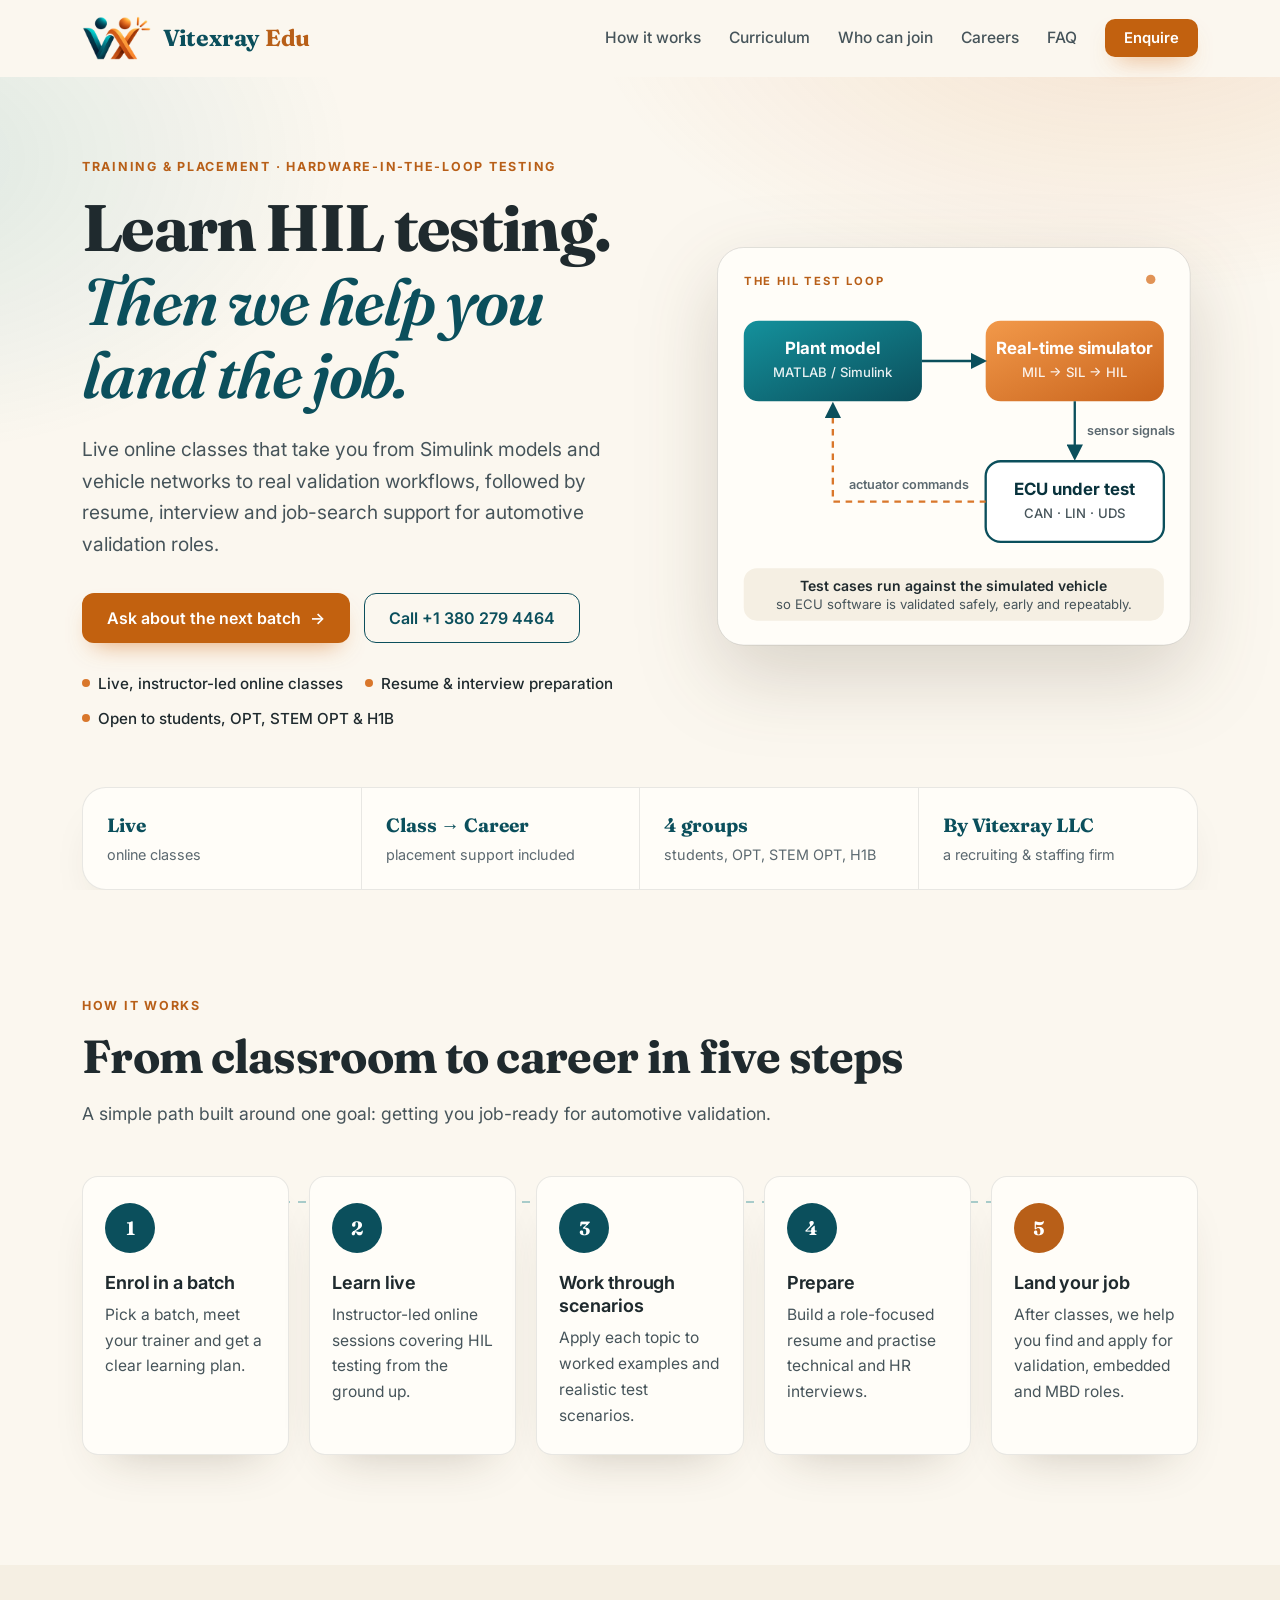
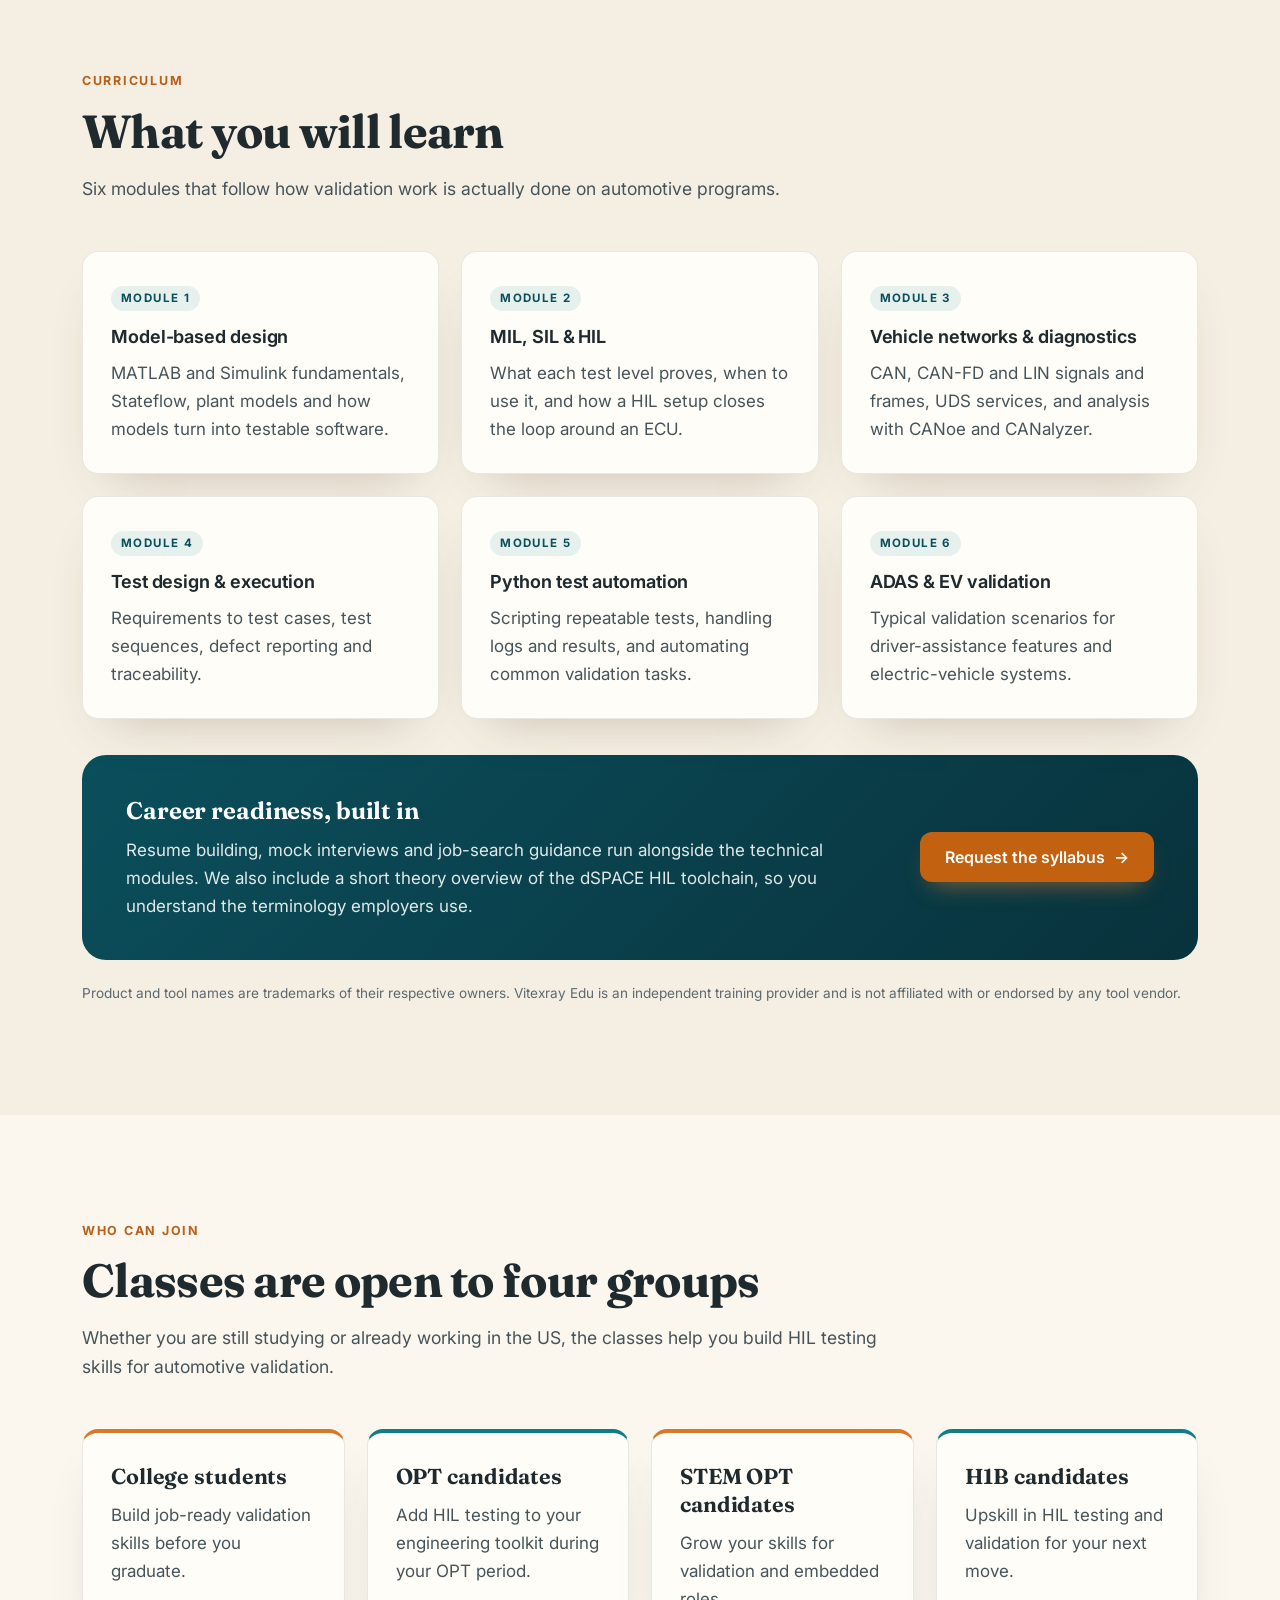
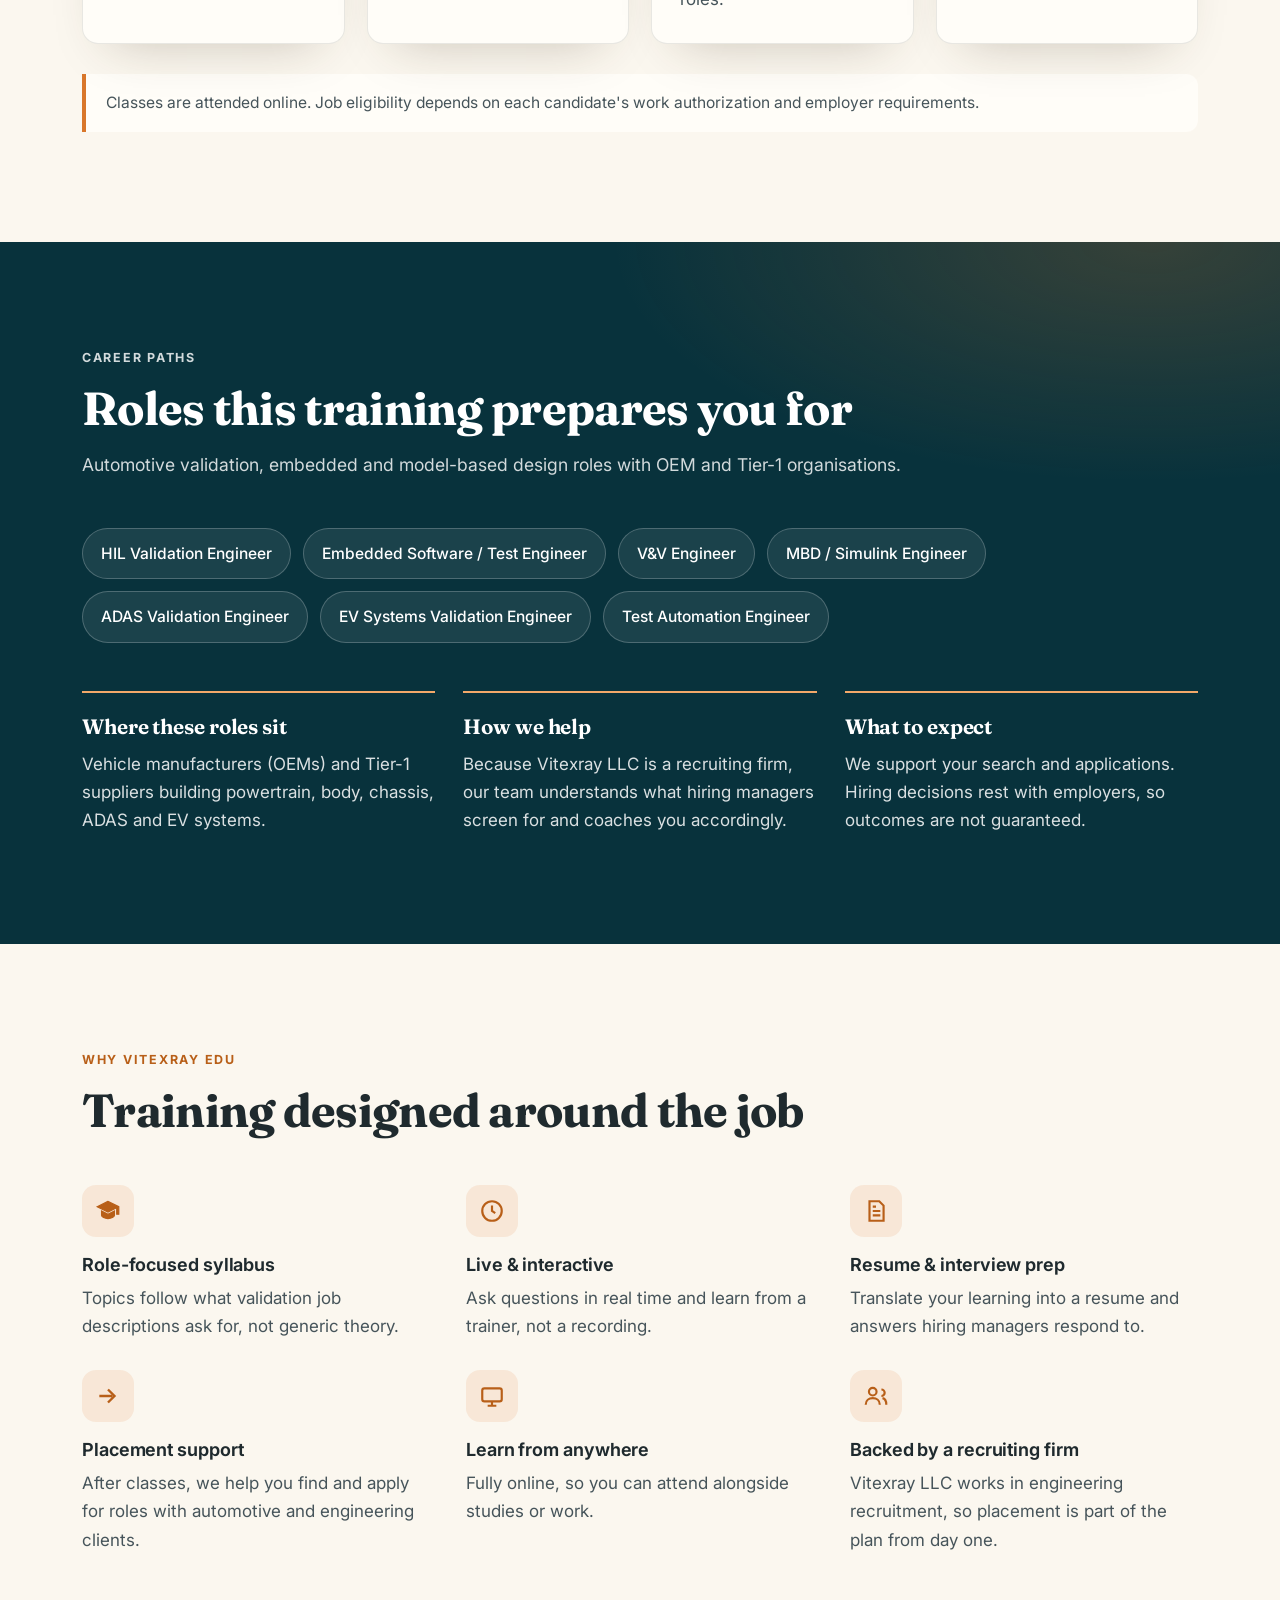
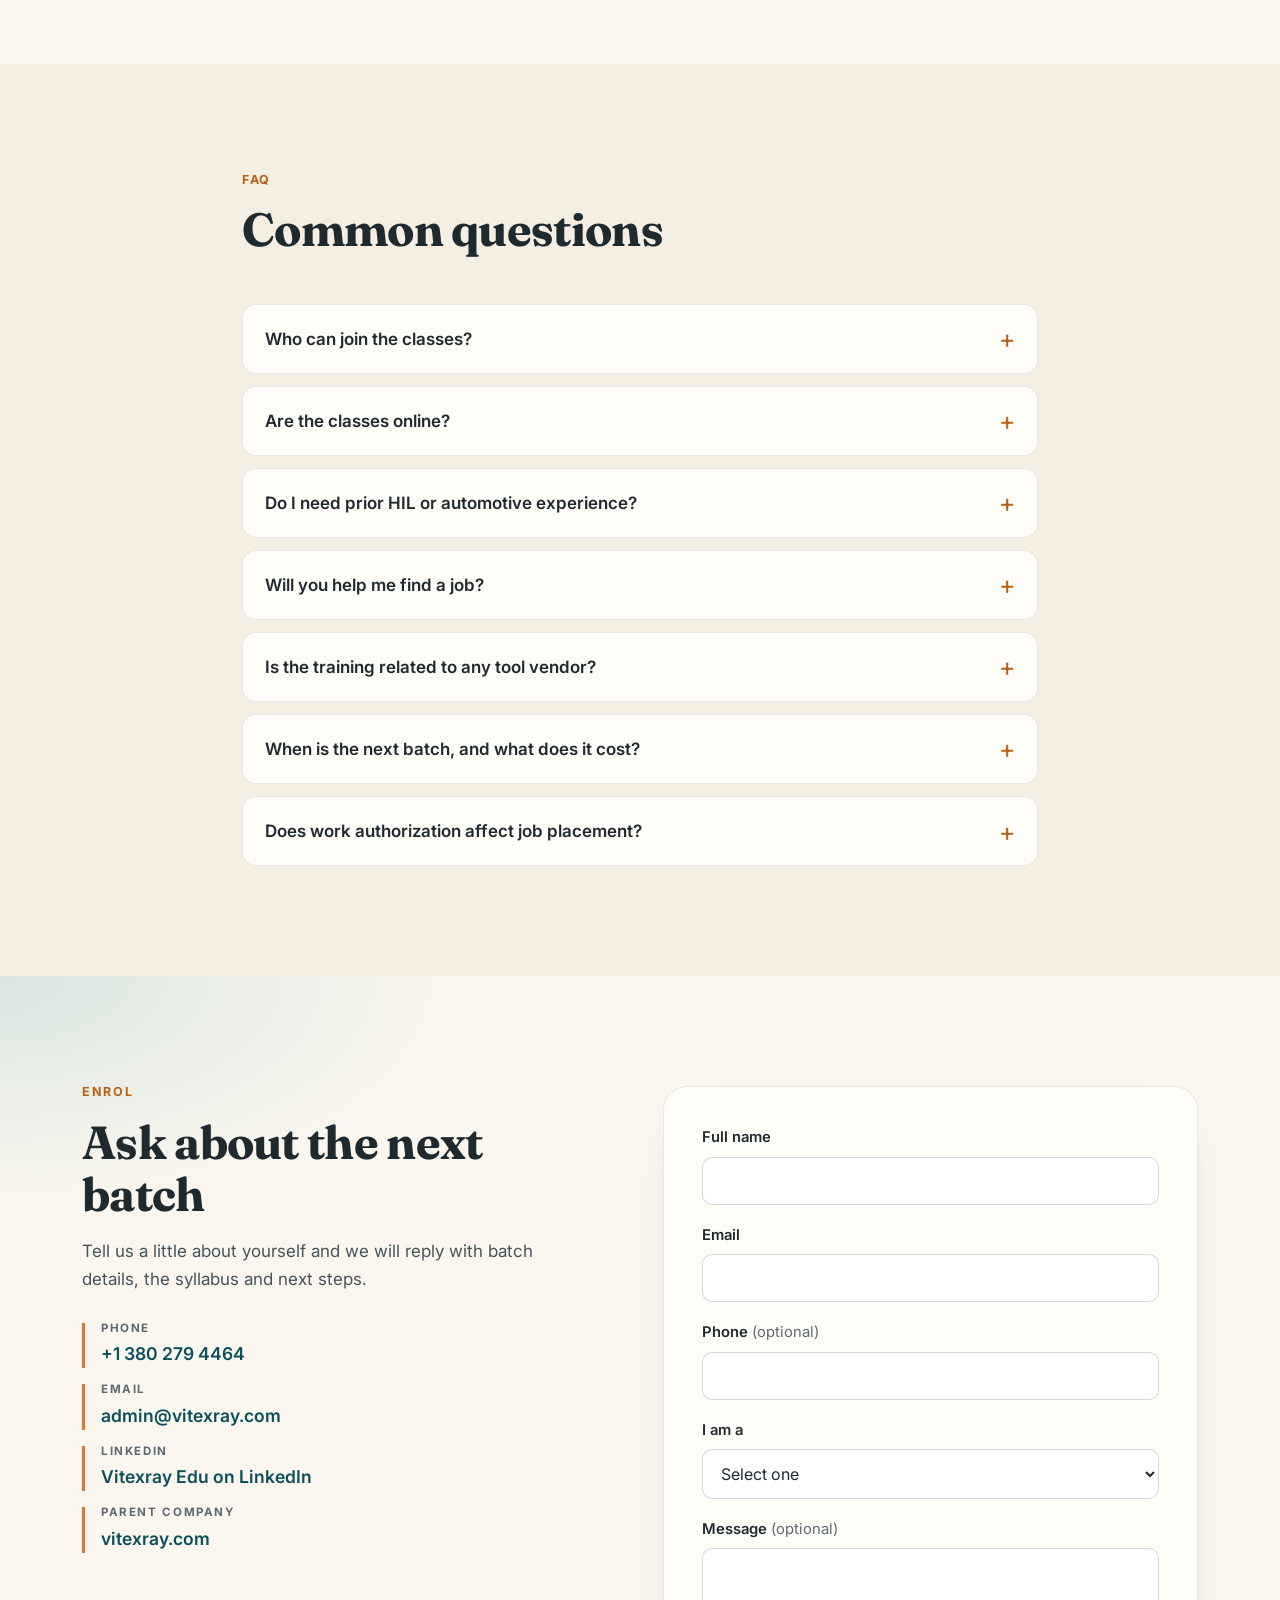
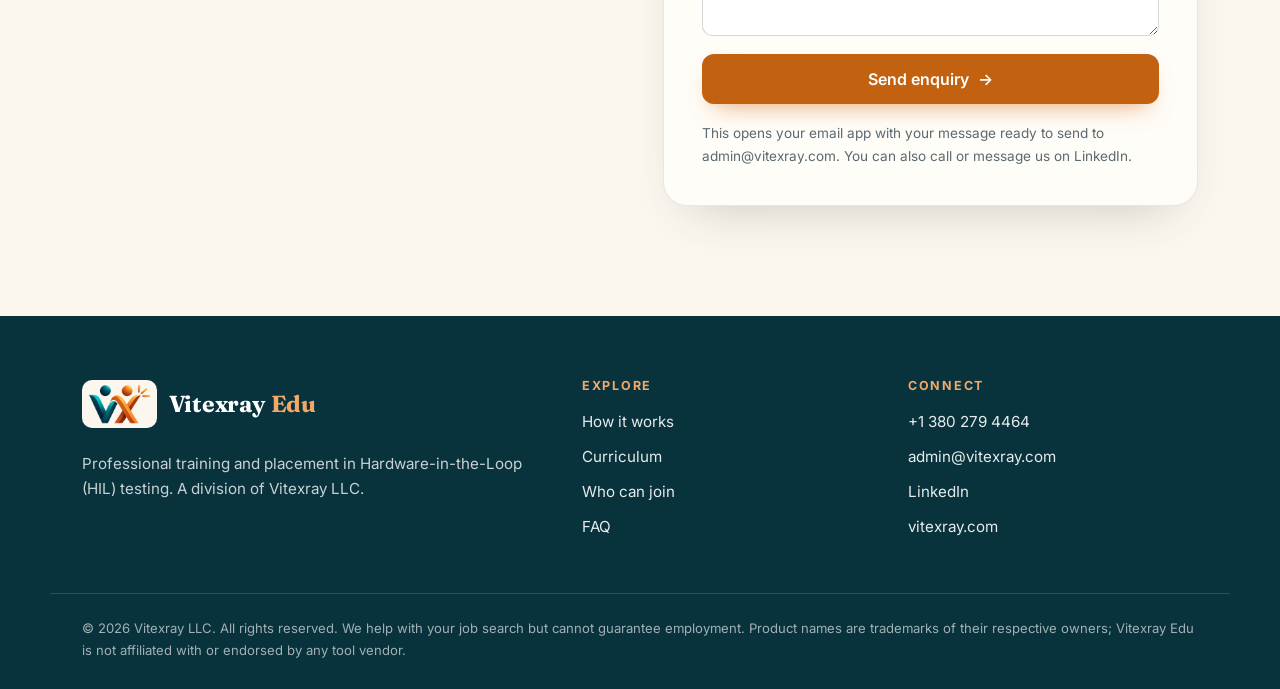
<file: index.html>
<!doctype html>
<html lang="en">
<head>
  <meta charset="utf-8">
  <meta name="viewport" content="width=device-width, initial-scale=1">
  <title>Vitexray Edu | HIL Testing Training &amp; Placement in Automotive Validation</title>
  <meta name="description" content="Vitexray Edu offers live online training in Hardware-in-the-Loop (HIL) testing, MATLAB/Simulink, CAN, UDS and Python automation, then helps you land a job in automotive validation. Open to college students, OPT, STEM OPT and H1B candidates.">
  <meta name="theme-color" content="#0B4F5C">
  <link rel="canonical" href="https://thevitexray.com/">
  <link rel="icon" href="favicon.ico" sizes="32x32">
  <link rel="icon" type="image/png" sizes="48x48" href="assets/favicon-48.png">
  <link rel="apple-touch-icon" href="assets/apple-touch-icon.png">

  <meta property="og:type" content="website">
  <meta property="og:site_name" content="Vitexray Edu">
  <meta property="og:title" content="Vitexray Edu | HIL Testing Training &amp; Placement">
  <meta property="og:description" content="Live online classes in Hardware-in-the-Loop testing, then we help you land a job in automotive validation.">
  <meta property="og:url" content="https://thevitexray.com/">
  <meta property="og:image" content="https://thevitexray.com/assets/og-image.png">
  <meta property="og:image:width" content="1200">
  <meta property="og:image:height" content="630">
  <meta name="twitter:card" content="summary_large_image">
  <meta name="twitter:title" content="Vitexray Edu | HIL Testing Training &amp; Placement">
  <meta name="twitter:description" content="Live online classes in Hardware-in-the-Loop testing, then we help you land a job in automotive validation.">
  <meta name="twitter:image" content="https://thevitexray.com/assets/og-image.png">

  <link rel="preconnect" href="https://fonts.googleapis.com">
  <link rel="preconnect" href="https://fonts.gstatic.com" crossorigin>
  <link href="https://fonts.googleapis.com/css2?family=Fraunces:opsz,wght@9..144,600;9..144,700&family=Inter:wght@400;500;600;700&display=swap" rel="stylesheet">
  <link rel="stylesheet" href="styles.css">

  <script type="application/ld+json">
  {
    "@context": "https://schema.org",
    "@type": "EducationalOrganization",
    "name": "Vitexray Edu",
    "url": "https://thevitexray.com/",
    "logo": "https://thevitexray.com/assets/icon-512.png",
    "description": "Live online training in Hardware-in-the-Loop (HIL) testing with placement support in automotive validation roles.",
    "telephone": "+1-380-279-4464",
    "email": "admin@vitexray.com",
    "parentOrganization": { "@type": "Organization", "name": "Vitexray LLC", "url": "https://vitexray.com/" },
    "sameAs": ["https://www.linkedin.com/company/vitexray-llc-edu/"]
  }
  </script>
</head>
<body>
  <a class="skip-link" href="#main">Skip to content</a>

  <header class="site-header" id="top">
    <div class="container nav">
      <a class="brand" href="#top" aria-label="Vitexray Edu home">
        <img src="assets/mark.png" width="52" height="44" alt="">
        <span class="brand-text"><strong>Vitexray</strong> <em>Edu</em></span>
      </a>
      <nav id="primary-nav" class="nav-links" aria-label="Primary">
        <a href="#how">How it works</a>
        <a href="#curriculum">Curriculum</a>
        <a href="#who">Who can join</a>
        <a href="#careers">Careers</a>
        <a href="#faq">FAQ</a>
        <a class="btn btn-small btn-primary nav-cta" href="#enroll">Enquire</a>
      </nav>
      <button class="menu-toggle" aria-expanded="false" aria-controls="primary-nav" aria-label="Open menu">
        <span></span><span></span><span></span>
      </button>
    </div>
  </header>

  <main id="main">
    <!-- HERO -->
    <section class="hero">
      <div class="container hero-grid">
        <div class="hero-copy">
          <p class="eyebrow">Training &amp; placement &middot; Hardware-in-the-Loop testing</p>
          <h1>Learn HIL testing. <span class="accent">Then we help you land the job.</span></h1>
          <p class="lede">Live online classes that take you from Simulink models and vehicle networks to real validation workflows, followed by resume, interview and job-search support for automotive validation roles.</p>
          <div class="cta-row">
            <a class="btn btn-primary" href="#enroll">Ask about the next batch <span aria-hidden="true">&rarr;</span></a>
            <a class="btn btn-ghost" href="tel:+13802794464">Call +1 380 279 4464</a>
          </div>
          <ul class="hero-points" aria-label="Highlights">
            <li>Live, instructor-led online classes</li>
            <li>Resume &amp; interview preparation</li>
            <li>Open to students, OPT, STEM OPT &amp; H1B</li>
          </ul>
        </div>

        <figure class="hero-art" aria-labelledby="loop-cap">
          <svg viewBox="0 0 520 440" role="img" aria-label="Diagram of a hardware-in-the-loop test: a plant model feeds a real-time simulator which connects to the electronic control unit under test, with signals flowing back in a loop.">
            <defs>
              <linearGradient id="g-teal" x1="0" y1="0" x2="1" y2="1"><stop offset="0" stop-color="#14919C"/><stop offset="1" stop-color="#0B4F5C"/></linearGradient>
              <linearGradient id="g-or" x1="0" y1="0" x2="1" y2="1"><stop offset="0" stop-color="#F2994A"/><stop offset="1" stop-color="#C8631C"/></linearGradient>
              <marker id="arr" viewBox="0 0 10 10" refX="8" refY="5" markerWidth="7" markerHeight="7" orient="auto-start-reverse"><path d="M0 0 10 5 0 10z" fill="#0B4F5C"/></marker>
            </defs>
            <rect x="8" y="8" width="504" height="424" rx="28" fill="#FFFDF8" stroke="rgba(31,42,46,.12)"/>
            <text x="36" y="48" class="svg-label">THE HIL TEST LOOP</text>
            <circle cx="470" cy="42" r="5" fill="#D9772B"><animate attributeName="opacity" values="1;.25;1" dur="2.4s" repeatCount="indefinite"/></circle>

            <rect x="36" y="86" width="190" height="86" rx="16" fill="url(#g-teal)"/>
            <text x="131" y="122" text-anchor="middle" class="svg-box">Plant model</text>
            <text x="131" y="146" text-anchor="middle" class="svg-sub">MATLAB / Simulink</text>

            <rect x="294" y="86" width="190" height="86" rx="16" fill="url(#g-or)"/>
            <text x="389" y="122" text-anchor="middle" class="svg-box">Real-time simulator</text>
            <text x="389" y="146" text-anchor="middle" class="svg-sub">MIL &rarr; SIL &rarr; HIL</text>

            <path d="M226 129H292" stroke="#0B4F5C" stroke-width="2.5" fill="none" marker-end="url(#arr)"/>

            <path d="M389 172V232" stroke="#0B4F5C" stroke-width="2.5" fill="none" marker-end="url(#arr)"/>
            <text x="402" y="208" class="svg-small">sensor signals</text>

            <rect x="294" y="236" width="190" height="86" rx="16" fill="#FFF" stroke="#0B4F5C" stroke-width="2.5"/>
            <text x="389" y="272" text-anchor="middle" class="svg-box dark">ECU under test</text>
            <text x="389" y="296" text-anchor="middle" class="svg-sub dark">CAN &middot; LIN &middot; UDS</text>

            <path d="M294 279H131V176" stroke="#D9772B" stroke-width="2.5" stroke-dasharray="7 6" fill="none" marker-end="url(#arr)">
              <animate attributeName="stroke-dashoffset" values="0;-26" dur="1.4s" repeatCount="indefinite"/>
            </path>
            <text x="148" y="266" class="svg-small">actuator commands</text>

            <rect x="36" y="350" width="448" height="56" rx="14" fill="#F5EFE3"/>
            <text x="260" y="374" text-anchor="middle" class="svg-note">Test cases run against the simulated vehicle</text>
            <text x="260" y="394" text-anchor="middle" class="svg-note2">so ECU software is validated safely, early and repeatably.</text>
          </svg>
          <figcaption id="loop-cap" class="sr-only">Simplified HIL loop concept</figcaption>
        </figure>
      </div>
      <div class="container">
        <div class="trust-strip">
          <div><strong>Live</strong><span>online classes</span></div>
          <div><strong>Class &rarr; Career</strong><span>placement support included</span></div>
          <div><strong>4 groups</strong><span>students, OPT, STEM OPT, H1B</span></div>
          <div><strong>By Vitexray LLC</strong><span>a recruiting &amp; staffing firm</span></div>
        </div>
      </div>
    </section>

    <!-- HOW IT WORKS -->
    <section class="section" id="how">
      <div class="container">
        <div class="section-head">
          <p class="eyebrow">How it works</p>
          <h2>From classroom to career in five steps</h2>
          <p>A simple path built around one goal: getting you job-ready for automotive validation.</p>
        </div>
        <ol class="steps">
          <li><span class="num">1</span><h3>Enrol in a batch</h3><p>Pick a batch, meet your trainer and get a clear learning plan.</p></li>
          <li><span class="num">2</span><h3>Learn live</h3><p>Instructor-led online sessions covering HIL testing from the ground up.</p></li>
          <li><span class="num">3</span><h3>Work through scenarios</h3><p>Apply each topic to worked examples and realistic test scenarios.</p></li>
          <li><span class="num">4</span><h3>Prepare</h3><p>Build a role-focused resume and practise technical and HR interviews.</p></li>
          <li class="last"><span class="num">5</span><h3>Land your job</h3><p>After classes, we help you find and apply for validation, embedded and MBD roles.</p></li>
        </ol>
      </div>
    </section>

    <!-- CURRICULUM -->
    <section class="section alt" id="curriculum">
      <div class="container">
        <div class="section-head">
          <p class="eyebrow">Curriculum</p>
          <h2>What you will learn</h2>
          <p>Six modules that follow how validation work is actually done on automotive programs.</p>
        </div>
        <div class="cards cards-3">
          <article class="card">
            <span class="tag">Module 1</span>
            <h3>Model-based design</h3>
            <p>MATLAB and Simulink fundamentals, Stateflow, plant models and how models turn into testable software.</p>
          </article>
          <article class="card">
            <span class="tag">Module 2</span>
            <h3>MIL, SIL &amp; HIL</h3>
            <p>What each test level proves, when to use it, and how a HIL setup closes the loop around an ECU.</p>
          </article>
          <article class="card">
            <span class="tag">Module 3</span>
            <h3>Vehicle networks &amp; diagnostics</h3>
            <p>CAN, CAN-FD and LIN signals and frames, UDS services, and analysis with CANoe and CANalyzer.</p>
          </article>
          <article class="card">
            <span class="tag">Module 4</span>
            <h3>Test design &amp; execution</h3>
            <p>Requirements to test cases, test sequences, defect reporting and traceability.</p>
          </article>
          <article class="card">
            <span class="tag">Module 5</span>
            <h3>Python test automation</h3>
            <p>Scripting repeatable tests, handling logs and results, and automating common validation tasks.</p>
          </article>
          <article class="card">
            <span class="tag">Module 6</span>
            <h3>ADAS &amp; EV validation</h3>
            <p>Typical validation scenarios for driver-assistance features and electric-vehicle systems.</p>
          </article>
        </div>
        <div class="callout">
          <div>
            <h3>Career readiness, built in</h3>
            <p>Resume building, mock interviews and job-search guidance run alongside the technical modules. We also include a short theory overview of the dSPACE HIL toolchain, so you understand the terminology employers use.</p>
          </div>
          <a class="btn btn-primary" href="#enroll">Request the syllabus <span aria-hidden="true">&rarr;</span></a>
        </div>
        <p class="fineprint">Product and tool names are trademarks of their respective owners. Vitexray Edu is an independent training provider and is not affiliated with or endorsed by any tool vendor.</p>
      </div>
    </section>

    <!-- WHO -->
    <section class="section" id="who">
      <div class="container">
        <div class="section-head">
          <p class="eyebrow">Who can join</p>
          <h2>Classes are open to four groups</h2>
          <p>Whether you are still studying or already working in the US, the classes help you build HIL testing skills for automotive validation.</p>
        </div>
        <div class="cards cards-4">
          <article class="card who"><h3>College students</h3><p>Build job-ready validation skills before you graduate.</p></article>
          <article class="card who"><h3>OPT candidates</h3><p>Add HIL testing to your engineering toolkit during your OPT period.</p></article>
          <article class="card who"><h3>STEM OPT candidates</h3><p>Grow your skills for validation and embedded roles.</p></article>
          <article class="card who"><h3>H1B candidates</h3><p>Upskill in HIL testing and validation for your next move.</p></article>
        </div>
        <p class="note-bar">Classes are attended online. Job eligibility depends on each candidate's work authorization and employer requirements.</p>
      </div>
    </section>

    <!-- CAREERS -->
    <section class="section dark" id="careers">
      <div class="container">
        <div class="section-head light">
          <p class="eyebrow">Career paths</p>
          <h2>Roles this training prepares you for</h2>
          <p>Automotive validation, embedded and model-based design roles with OEM and Tier-1 organisations.</p>
        </div>
        <ul class="chips" aria-label="Example roles">
          <li>HIL Validation Engineer</li>
          <li>Embedded Software / Test Engineer</li>
          <li>V&amp;V Engineer</li>
          <li>MBD / Simulink Engineer</li>
          <li>ADAS Validation Engineer</li>
          <li>EV Systems Validation Engineer</li>
          <li>Test Automation Engineer</li>
        </ul>
        <div class="career-grid">
          <div><h3>Where these roles sit</h3><p>Vehicle manufacturers (OEMs) and Tier-1 suppliers building powertrain, body, chassis, ADAS and EV systems.</p></div>
          <div><h3>How we help</h3><p>Because Vitexray LLC is a recruiting firm, our team understands what hiring managers screen for and coaches you accordingly.</p></div>
          <div><h3>What to expect</h3><p>We support your search and applications. Hiring decisions rest with employers, so outcomes are not guaranteed.</p></div>
        </div>
      </div>
    </section>

    <!-- WHY -->
    <section class="section" id="why">
      <div class="container">
        <div class="section-head">
          <p class="eyebrow">Why Vitexray Edu</p>
          <h2>Training designed around the job</h2>
        </div>
        <div class="why-grid">
          <div class="why"><span class="ic" aria-hidden="true">
            <svg viewBox="0 0 24 24"><path d="M12 3 2 8l10 5 8-4v6h2V8z"/><path d="M6 12v4c0 1.5 3 3 6 3s6-1.5 6-3v-4l-6 3z"/></svg></span>
            <h3>Role-focused syllabus</h3><p>Topics follow what validation job descriptions ask for, not generic theory.</p></div>
          <div class="why"><span class="ic" aria-hidden="true">
            <svg viewBox="0 0 24 24"><circle cx="12" cy="12" r="9" fill="none" stroke-width="2"/><path d="M12 7v5l3 2" fill="none" stroke-width="2"/></svg></span>
            <h3>Live &amp; interactive</h3><p>Ask questions in real time and learn from a trainer, not a recording.</p></div>
          <div class="why"><span class="ic" aria-hidden="true">
            <svg viewBox="0 0 24 24"><path d="M6 3h9l4 4v14H6z" fill="none" stroke-width="2"/><path d="M9 12h7M9 16h7M9 8h3" fill="none" stroke-width="2"/></svg></span>
            <h3>Resume &amp; interview prep</h3><p>Translate your learning into a resume and answers hiring managers respond to.</p></div>
          <div class="why"><span class="ic" aria-hidden="true">
            <svg viewBox="0 0 24 24"><path d="M4 12h12M12 6l6 6-6 6" fill="none" stroke-width="2.2"/></svg></span>
            <h3>Placement support</h3><p>After classes, we help you find and apply for roles with automotive and engineering clients.</p></div>
          <div class="why"><span class="ic" aria-hidden="true">
            <svg viewBox="0 0 24 24"><rect x="3" y="5" width="18" height="12" rx="2" fill="none" stroke-width="2"/><path d="M8 21h8M12 17v4" fill="none" stroke-width="2"/></svg></span>
            <h3>Learn from anywhere</h3><p>Fully online, so you can attend alongside studies or work.</p></div>
          <div class="why"><span class="ic" aria-hidden="true">
            <svg viewBox="0 0 24 24"><circle cx="9" cy="8" r="3.5" fill="none" stroke-width="2"/><path d="M2.5 20c0-4 3-6 6.500-6s6.500 2 6.500 6M17 6a3 3 0 0 1 0 6M18 14c2.500.5 3.500 2.500 3.500 6" fill="none" stroke-width="2"/></svg></span>
            <h3>Backed by a recruiting firm</h3><p>Vitexray LLC works in engineering recruitment, so placement is part of the plan from day one.</p></div>
        </div>
      </div>
    </section>

    <!-- FAQ -->
    <section class="section alt" id="faq">
      <div class="container narrow">
        <div class="section-head">
          <p class="eyebrow">FAQ</p>
          <h2>Common questions</h2>
        </div>
        <div class="faq">
          <details><summary>Who can join the classes?</summary><p>College students and OPT, STEM OPT and H1B candidates. If you are in another situation, message us and we will tell you whether the classes fit.</p></details>
          <details><summary>Are the classes online?</summary><p>Yes. Classes are live and instructor-led, and attended online.</p></details>
          <details><summary>Do I need prior HIL or automotive experience?</summary><p>No. The classes start from the fundamentals. A background in electronics, electrical, mechanical, computer science or a related engineering field helps.</p></details>
          <details><summary>Will you help me find a job?</summary><p>Yes. After classes we help with your resume, interview preparation, and finding and applying for roles. We cannot guarantee employment, as hiring decisions are made by employers.</p></details>
          <details><summary>Is the training related to any tool vendor?</summary><p>No. Vitexray Edu is an independent training provider. We include a short theory overview of the dSPACE HIL toolchain so you understand common industry terminology, but we are not affiliated with or endorsed by any vendor.</p></details>
          <details><summary>When is the next batch, and what does it cost?</summary><p>New batches open regularly. Contact us for current batch dates, schedule and fees.</p></details>
          <details><summary>Does work authorization affect job placement?</summary><p>Classes are open to the groups listed above. Job eligibility depends on each candidate's work authorization and on employer requirements, so we discuss this with you up front.</p></details>
        </div>
      </div>
    </section>

    <!-- ENROLL -->
    <section class="section enroll" id="enroll">
      <div class="container enroll-grid">
        <div class="enroll-copy">
          <p class="eyebrow">Enrol</p>
          <h2>Ask about the next batch</h2>
          <p>Tell us a little about yourself and we will reply with batch details, the syllabus and next steps.</p>
          <ul class="contact-list">
            <li><span class="cl">Phone</span><a href="tel:+13802794464">+1 380 279 4464</a></li>
            <li><span class="cl">Email</span><a href="mailto:admin@vitexray.com">admin@vitexray.com</a></li>
            <li><span class="cl">LinkedIn</span><a href="https://www.linkedin.com/company/vitexray-llc-edu/" rel="noopener" target="_blank">Vitexray Edu on LinkedIn</a></li>
            <li><span class="cl">Parent company</span><a href="https://vitexray.com/" rel="noopener">vitexray.com</a></li>
          </ul>
        </div>
        <form class="form" id="enquiry-form" action="mailto:admin@vitexray.com" method="post" enctype="text/plain" novalidate>
          <div class="field"><label for="f-name">Full name</label><input id="f-name" name="name" type="text" autocomplete="name" required></div>
          <div class="field"><label for="f-email">Email</label><input id="f-email" name="email" type="email" autocomplete="email" required></div>
          <div class="field"><label for="f-phone">Phone <span class="opt">(optional)</span></label><input id="f-phone" name="phone" type="tel" autocomplete="tel"></div>
          <div class="field"><label for="f-status">I am a</label>
            <select id="f-status" name="status" required>
              <option value="">Select one</option>
              <option>College student</option><option>OPT candidate</option><option>STEM OPT candidate</option><option>H1B candidate</option><option>Other</option>
            </select></div>
          <div class="field"><label for="f-msg">Message <span class="opt">(optional)</span></label><textarea id="f-msg" name="message" rows="3"></textarea></div>
          <button class="btn btn-primary" type="submit">Send enquiry <span aria-hidden="true">&rarr;</span></button>
          <p class="form-note" id="form-status" role="status">This opens your email app with your message ready to send to admin@vitexray.com. You can also call or message us on LinkedIn.</p>
        </form>
      </div>
    </section>
  </main>

  <footer class="site-footer">
    <div class="container footer-grid">
      <div>
        <a class="brand" href="#top"><img src="assets/mark.png" width="52" height="44" alt=""><span class="brand-text"><strong>Vitexray</strong> <em>Edu</em></span></a>
        <p>Professional training and placement in Hardware-in-the-Loop (HIL) testing. A division of Vitexray LLC.</p>
      </div>
      <div>
        <h4>Explore</h4>
        <ul><li><a href="#how">How it works</a></li><li><a href="#curriculum">Curriculum</a></li><li><a href="#who">Who can join</a></li><li><a href="#faq">FAQ</a></li></ul>
      </div>
      <div>
        <h4>Connect</h4>
        <ul><li><a href="tel:+13802794464">+1 380 279 4464</a></li><li><a href="mailto:admin@vitexray.com">admin@vitexray.com</a></li><li><a href="https://www.linkedin.com/company/vitexray-llc-edu/" rel="noopener" target="_blank">LinkedIn</a></li><li><a href="https://vitexray.com/" rel="noopener">vitexray.com</a></li></ul>
      </div>
    </div>
    <div class="container legal">
      <p>&copy; <span id="yr">2026</span> Vitexray LLC. All rights reserved. We help with your job search but cannot guarantee employment. Product names are trademarks of their respective owners; Vitexray Edu is not affiliated with or endorsed by any tool vendor.</p>
    </div>
  </footer>

  <script src="script.js" defer></script>
</body>
</html>
</file>
<file: styles.css>
/* Vitexray Edu — warm cream, deep teal & orange. Fraunces + Inter. */
:root{
  --bg:#FBF7EF; --bg-2:#F5EFE3; --surface:#FFFDF8; --white:#fff;
  --line:rgba(31,42,46,.10); --line-2:rgba(31,42,46,.18);
  --text:#1F2A2E; --text-2:#46545A; --text-3:#5C6970;
  --teal:#0F7C86; --teal-d:#0B4F5C; --teal-dd:#08323C;
  --orange:#D9772B; --orange-d:#B85F18;
  --font-d:"Fraunces", Georgia, "Times New Roman", serif;
  --font-b:"Inter", ui-sans-serif, system-ui, -apple-system, "Segoe UI", Roboto, Arial, sans-serif;
  --r:16px; --r-lg:24px; --shadow:0 24px 50px -28px rgba(60,45,20,.28);
  --container:1180px; --hh:76px; --ease:cubic-bezier(.2,.7,.2,1);
}
*,*::before,*::after{box-sizing:border-box}
html{scroll-behavior:smooth;scroll-padding-top:calc(var(--hh) + 8px);-webkit-text-size-adjust:100%}
@media (prefers-reduced-motion:reduce){html{scroll-behavior:auto}*{animation:none!important;transition:none!important}}
body{margin:0;background:var(--bg);color:var(--text-2);font:400 1.0625rem/1.65 var(--font-b);-webkit-font-smoothing:antialiased;text-rendering:optimizeLegibility}
img,svg{display:block;max-width:100%}
a{color:var(--teal-d);text-decoration:none}
a:hover{color:var(--orange-d)}
h1,h2,h3,h4{font-family:var(--font-d);color:var(--text);margin:0;line-height:1.12;letter-spacing:-.015em;font-weight:700}
h3{font-family:var(--font-b);font-weight:650;font-size:1.125rem;letter-spacing:-.005em;line-height:1.3}
p{margin:0}ul,ol{margin:0;padding:0;list-style:none}
:focus{outline:none}
:focus-visible{outline:3px solid var(--orange);outline-offset:3px;border-radius:6px}
.sr-only{position:absolute;width:1px;height:1px;margin:-1px;overflow:hidden;clip:rect(0 0 0 0);white-space:nowrap}
.skip-link{position:absolute;left:16px;top:-60px;z-index:100;background:var(--teal-d);color:#fff;padding:10px 16px;border-radius:8px;font-weight:600}
.skip-link:focus{top:12px;color:#fff}
.container{width:100%;max-width:var(--container);margin:0 auto;padding:0 20px}
.container.narrow{max-width:860px}
@media(min-width:768px){.container{padding:0 32px}}

/* Buttons */
.btn{display:inline-flex;align-items:center;justify-content:center;gap:.55em;font:600 1rem/1 var(--font-b);padding:16px 24px;border-radius:12px;border:1.5px solid transparent;cursor:pointer;transition:transform .2s var(--ease),background .2s,color .2s,border-color .2s,box-shadow .2s}
.btn:hover{transform:translateY(-2px)}
.btn-primary{background:var(--orange);color:#fff;box-shadow:0 12px 24px -12px rgba(217,119,43,.7)}
.btn-primary:hover{background:var(--orange-d);color:#fff}
.btn-ghost{background:transparent;color:var(--teal-d);border-color:var(--teal-d)}
.btn-ghost:hover{background:var(--teal-d);color:#fff}
.btn-small{padding:11px 18px;font-size:.925rem;border-radius:10px}
.btn-primary{color:#fff}
/* white text on #D9772B is ~3.3:1; use darker orange for AA on text-size buttons */
.btn-primary{background:#C2610F}
.btn-primary:hover{background:#A24F08}

/* Header */
.site-header{position:sticky;top:0;z-index:50;background:rgba(251,247,239,.86);backdrop-filter:saturate(1.4) blur(12px);-webkit-backdrop-filter:saturate(1.4) blur(12px);border-bottom:1px solid transparent;transition:border-color .2s,box-shadow .2s}
.site-header.scrolled{border-color:var(--line);box-shadow:0 8px 24px -20px rgba(60,45,20,.4)}
.nav{display:flex;align-items:center;justify-content:space-between;height:var(--hh)}
.brand{display:inline-flex;align-items:center;gap:12px;color:var(--text)}
.brand img{height:44px;width:auto}
.brand-text{font-family:var(--font-d);font-size:1.45rem;font-weight:700;letter-spacing:-.01em;color:var(--teal-d)}
.brand-text em{font-style:normal;color:var(--orange-d)}
.brand-text strong{font-weight:700}
.nav-links{display:flex;align-items:center;gap:28px}
.nav-links a:not(.btn){color:var(--text-2);font-weight:500;font-size:.975rem}
.nav-links a:not(.btn):hover{color:var(--teal-d)}
.menu-toggle{display:none;background:none;border:0;padding:10px;cursor:pointer}
.menu-toggle span{display:block;width:24px;height:2px;background:var(--text);margin:5px 0;transition:transform .25s var(--ease),opacity .2s}
.menu-toggle[aria-expanded="true"] span:nth-child(1){transform:translateY(7px) rotate(45deg)}
.menu-toggle[aria-expanded="true"] span:nth-child(2){opacity:0}
.menu-toggle[aria-expanded="true"] span:nth-child(3){transform:translateY(-7px) rotate(-45deg)}
@media(max-width:900px){
  .menu-toggle{display:block}
  .nav-links{position:absolute;left:0;right:0;top:var(--hh);flex-direction:column;align-items:stretch;gap:0;background:var(--surface);border-bottom:1px solid var(--line);padding:8px 20px 20px;display:none}
  .nav-links.open{display:flex}
  .nav-links a:not(.btn){padding:14px 4px;border-bottom:1px solid var(--line);font-size:1.05rem}
  .nav-links .btn{margin-top:14px}
}

/* Hero */
.hero{position:relative;overflow:hidden;padding:56px 0 0;background:
  radial-gradient(900px 500px at 88% -10%,rgba(217,119,43,.16),transparent 60%),
  radial-gradient(800px 500px at -10% 10%,rgba(15,124,134,.13),transparent 60%),var(--bg)}
.hero-grid{display:grid;gap:44px;align-items:center}
@media(min-width:960px){.hero-grid{grid-template-columns:1.08fr .92fr;gap:56px}.hero{padding-top:84px}}
.eyebrow{font:700 .78rem/1 var(--font-b);letter-spacing:.14em;text-transform:uppercase;color:var(--orange-d);margin-bottom:18px}
.hero h1{font-size:clamp(2.35rem,5.6vw,4.1rem);letter-spacing:-.025em}
.accent{color:var(--teal-d);font-style:italic;font-weight:600}
.lede{font-size:clamp(1.05rem,1.6vw,1.2rem);margin-top:22px;max-width:36em;color:var(--text-2)}
.cta-row{display:flex;flex-wrap:wrap;gap:14px;margin-top:32px}
.hero-points{display:flex;flex-wrap:wrap;gap:10px 22px;margin-top:28px;font-size:.95rem;font-weight:500;color:var(--text)}
.hero-points li{display:flex;align-items:center;gap:8px}
.hero-points li::before{content:"";width:8px;height:8px;border-radius:50%;background:var(--orange)}
.hero-art{margin:0}
.hero-art svg{width:100%;height:auto;filter:drop-shadow(0 30px 40px rgba(60,45,20,.18))}
.svg-label{font:700 12px var(--font-b);letter-spacing:.16em;fill:#B85F18}
.svg-box{font:700 18px var(--font-b);fill:#fff}
.svg-box.dark{fill:#08323C}
.svg-sub{font:500 14px var(--font-b);fill:rgba(255,255,255,.9)}
.svg-sub.dark{fill:#46545A}
.svg-small{font:600 13.5px var(--font-b);fill:#5C6970}
.svg-note{font:600 15px var(--font-b);fill:#1F2A2E}
.svg-note2{font:400 14px var(--font-b);fill:#46545A}

.trust-strip{display:grid;grid-template-columns:repeat(2,1fr);margin-top:56px;background:var(--surface);border:1px solid var(--line);border-radius:var(--r-lg);overflow:hidden;box-shadow:var(--shadow)}
.trust-strip div{padding:22px 24px;display:flex;flex-direction:column;gap:2px;border-right:1px solid var(--line);border-bottom:1px solid var(--line)}
.trust-strip div:nth-child(2n){border-right:0}
.trust-strip strong{font-family:var(--font-d);font-size:1.2rem;color:var(--teal-d)}
.trust-strip span{font-size:.9rem;color:var(--text-3)}
@media(min-width:900px){.trust-strip{grid-template-columns:repeat(4,1fr)}.trust-strip div{border-bottom:0}.trust-strip div:nth-child(2n){border-right:1px solid var(--line)}.trust-strip div:last-child{border-right:0}}

/* Sections */
.section{padding:84px 0}
@media(min-width:900px){.section{padding:110px 0}}
.section.alt{background:var(--bg-2)}
.section-head{max-width:52rem;margin-bottom:48px}
.section-head h2{font-size:clamp(1.9rem,3.8vw,2.9rem)}
.section-head p:not(.eyebrow){margin-top:16px;font-size:1.1rem}
.section-head.light h2{color:#fff}.section-head.light p{color:rgba(255,255,255,.82)!important}
.section-head.light .eyebrow{color:#F2A869}

/* Steps */
.steps{display:grid;gap:18px;counter-reset:s}
@media(min-width:900px){.steps{grid-template-columns:repeat(5,1fr);gap:20px;position:relative}
  .steps::before{content:"";position:absolute;left:5%;right:5%;top:25px;height:2px;background:repeating-linear-gradient(90deg,var(--teal) 0 8px,transparent 8px 16px);opacity:.35}}
.steps li{position:relative;background:var(--surface);border:1px solid var(--line);border-radius:var(--r);padding:26px 22px;box-shadow:var(--shadow)}
.steps .num{position:relative;display:grid;place-items:center;width:50px;height:50px;border-radius:50%;background:var(--teal-d);color:#fff;font:700 1.2rem var(--font-d);margin-bottom:18px}
.steps .last .num{background:var(--orange-d)}
.steps h3{margin-bottom:8px}
.steps p{font-size:.975rem}

/* Cards */
.cards{display:grid;gap:22px}
@media(min-width:700px){.cards-3{grid-template-columns:repeat(2,1fr)}.cards-4{grid-template-columns:repeat(2,1fr)}}
@media(min-width:1000px){.cards-3{grid-template-columns:repeat(3,1fr)}.cards-4{grid-template-columns:repeat(4,1fr)}}
.card{background:var(--surface);border:1px solid var(--line);border-radius:var(--r);padding:30px 28px;box-shadow:var(--shadow);transition:transform .25s var(--ease),border-color .25s}
.card:hover{transform:translateY(-4px);border-color:rgba(15,124,134,.4)}
.card h3{margin:14px 0 10px}
.tag{display:inline-block;font:700 .72rem/1 var(--font-b);letter-spacing:.12em;text-transform:uppercase;color:var(--teal-d);background:rgba(15,124,134,.1);padding:7px 10px;border-radius:999px}
.card.who{border-top:4px solid var(--orange)}
.card.who:nth-child(even){border-top-color:var(--teal)}
.card.who h3{margin-top:0;font-family:var(--font-d);font-size:1.35rem}
.callout{margin-top:36px;display:flex;flex-direction:column;gap:22px;align-items:flex-start;background:linear-gradient(135deg,var(--teal-d),var(--teal-dd));color:rgba(255,255,255,.88);border-radius:var(--r-lg);padding:34px 30px}
.callout h3{color:#fff;font-family:var(--font-d);font-size:1.5rem;margin-bottom:10px}
@media(min-width:900px){.callout{flex-direction:row;align-items:center;justify-content:space-between;padding:40px 44px}.callout p{max-width:44em}}
.fineprint{margin-top:22px;font-size:.85rem;color:var(--text-3)}
.note-bar{margin-top:30px;padding:16px 20px;border-left:4px solid var(--orange);background:var(--surface);border-radius:0 12px 12px 0;font-size:.975rem}

/* Careers */
.section.dark{background:radial-gradient(900px 400px at 90% 0,rgba(217,119,43,.22),transparent 60%),var(--teal-dd);color:rgba(255,255,255,.85)}
.chips{display:flex;flex-wrap:wrap;gap:12px;margin-bottom:48px}
.chips li{background:rgba(255,255,255,.08);border:1px solid rgba(255,255,255,.22);color:#fff;padding:12px 18px;border-radius:999px;font-weight:500;font-size:.975rem}
.career-grid{display:grid;gap:20px}
@media(min-width:900px){.career-grid{grid-template-columns:repeat(3,1fr);gap:28px}}
.career-grid>div{border-top:2px solid #F2A869;padding-top:20px}
.career-grid h3{color:#fff;font-family:var(--font-d);font-size:1.3rem;margin-bottom:10px}

/* Why */
.why-grid{display:grid;gap:22px}
@media(min-width:700px){.why-grid{grid-template-columns:repeat(2,1fr)}}
@media(min-width:1000px){.why-grid{grid-template-columns:repeat(3,1fr);gap:30px 36px}}
.why h3{margin:16px 0 8px}
.ic{display:grid;place-items:center;width:52px;height:52px;border-radius:14px;background:rgba(217,119,43,.12)}
.ic svg{width:26px;height:26px;stroke:var(--orange-d);fill:var(--orange-d)}
.ic svg *[fill="none"]{fill:none}

/* FAQ */
.faq{display:grid;gap:12px}
details{background:var(--surface);border:1px solid var(--line);border-radius:14px;padding:0 22px;transition:border-color .2s}
details[open]{border-color:rgba(15,124,134,.45)}
summary{cursor:pointer;list-style:none;padding:20px 0;font-weight:600;color:var(--text);display:flex;justify-content:space-between;gap:16px;align-items:center}
summary::-webkit-details-marker{display:none}
summary::after{content:"+";flex:none;font:400 1.6rem/1 var(--font-b);color:var(--orange-d);transition:transform .25s var(--ease)}
details[open] summary::after{transform:rotate(45deg)}
details p{padding:0 0 22px;max-width:46em}

/* Enroll */
.enroll{background:radial-gradient(800px 400px at 0 0,rgba(15,124,134,.14),transparent 60%),var(--bg)}
.enroll-grid{display:grid;gap:44px;align-items:start}
@media(min-width:960px){.enroll-grid{grid-template-columns:1fr 1.05fr;gap:72px}}
.enroll h2{font-size:clamp(1.9rem,3.8vw,2.9rem);margin-bottom:16px}
.contact-list{margin-top:30px;display:grid;gap:16px}
.contact-list li{display:flex;flex-direction:column;border-left:3px solid var(--orange);padding-left:16px}
.cl{font:700 .72rem/1 var(--font-b);letter-spacing:.14em;text-transform:uppercase;color:var(--text-3);margin-bottom:5px}
.contact-list a{font-weight:600;font-size:1.1rem;word-break:break-word}
.form{background:var(--surface);border:1px solid var(--line);border-radius:var(--r-lg);padding:30px 26px;box-shadow:var(--shadow);display:grid;gap:18px}
@media(min-width:700px){.form{padding:38px}}
.field{display:grid;gap:7px}
label{font-weight:600;font-size:.925rem;color:var(--text)}
.opt{font-weight:400;color:var(--text-3)}
input,select,textarea{font:400 1rem var(--font-b);color:var(--text);background:#fff;border:1.5px solid var(--line-2);border-radius:10px;padding:13px 14px;width:100%}
input:focus,select:focus,textarea:focus{outline:none;border-color:var(--teal);box-shadow:0 0 0 4px rgba(15,124,134,.15)}
.form .btn{width:100%}
.form-note{font-size:.85rem;color:var(--text-3)}
.form-note.err{color:#B42318;font-weight:600}

/* Footer */
.site-footer{background:var(--teal-dd);color:rgba(255,255,255,.78);padding:64px 0 28px;font-size:.95rem}
.site-footer a{color:rgba(255,255,255,.9)}.site-footer a:hover{color:#F2A869}
.site-footer .brand-text{color:#fff}.site-footer .brand-text em{color:#F2A869}
.site-footer .brand img{background:#FBF7EF;border-radius:10px;padding:4px 6px;height:48px}
.footer-grid{display:grid;gap:36px}
@media(min-width:800px){.footer-grid{grid-template-columns:1.6fr 1fr 1fr}}
.footer-grid p{margin-top:16px;max-width:30em}
.site-footer h4{font:700 .78rem/1 var(--font-b);letter-spacing:.14em;text-transform:uppercase;color:#F2A869;margin-bottom:16px}
.site-footer li{margin-bottom:10px}
.legal{margin-top:44px;padding-top:24px;border-top:1px solid rgba(255,255,255,.14);font-size:.82rem;color:rgba(255,255,255,.62)}
</file>
